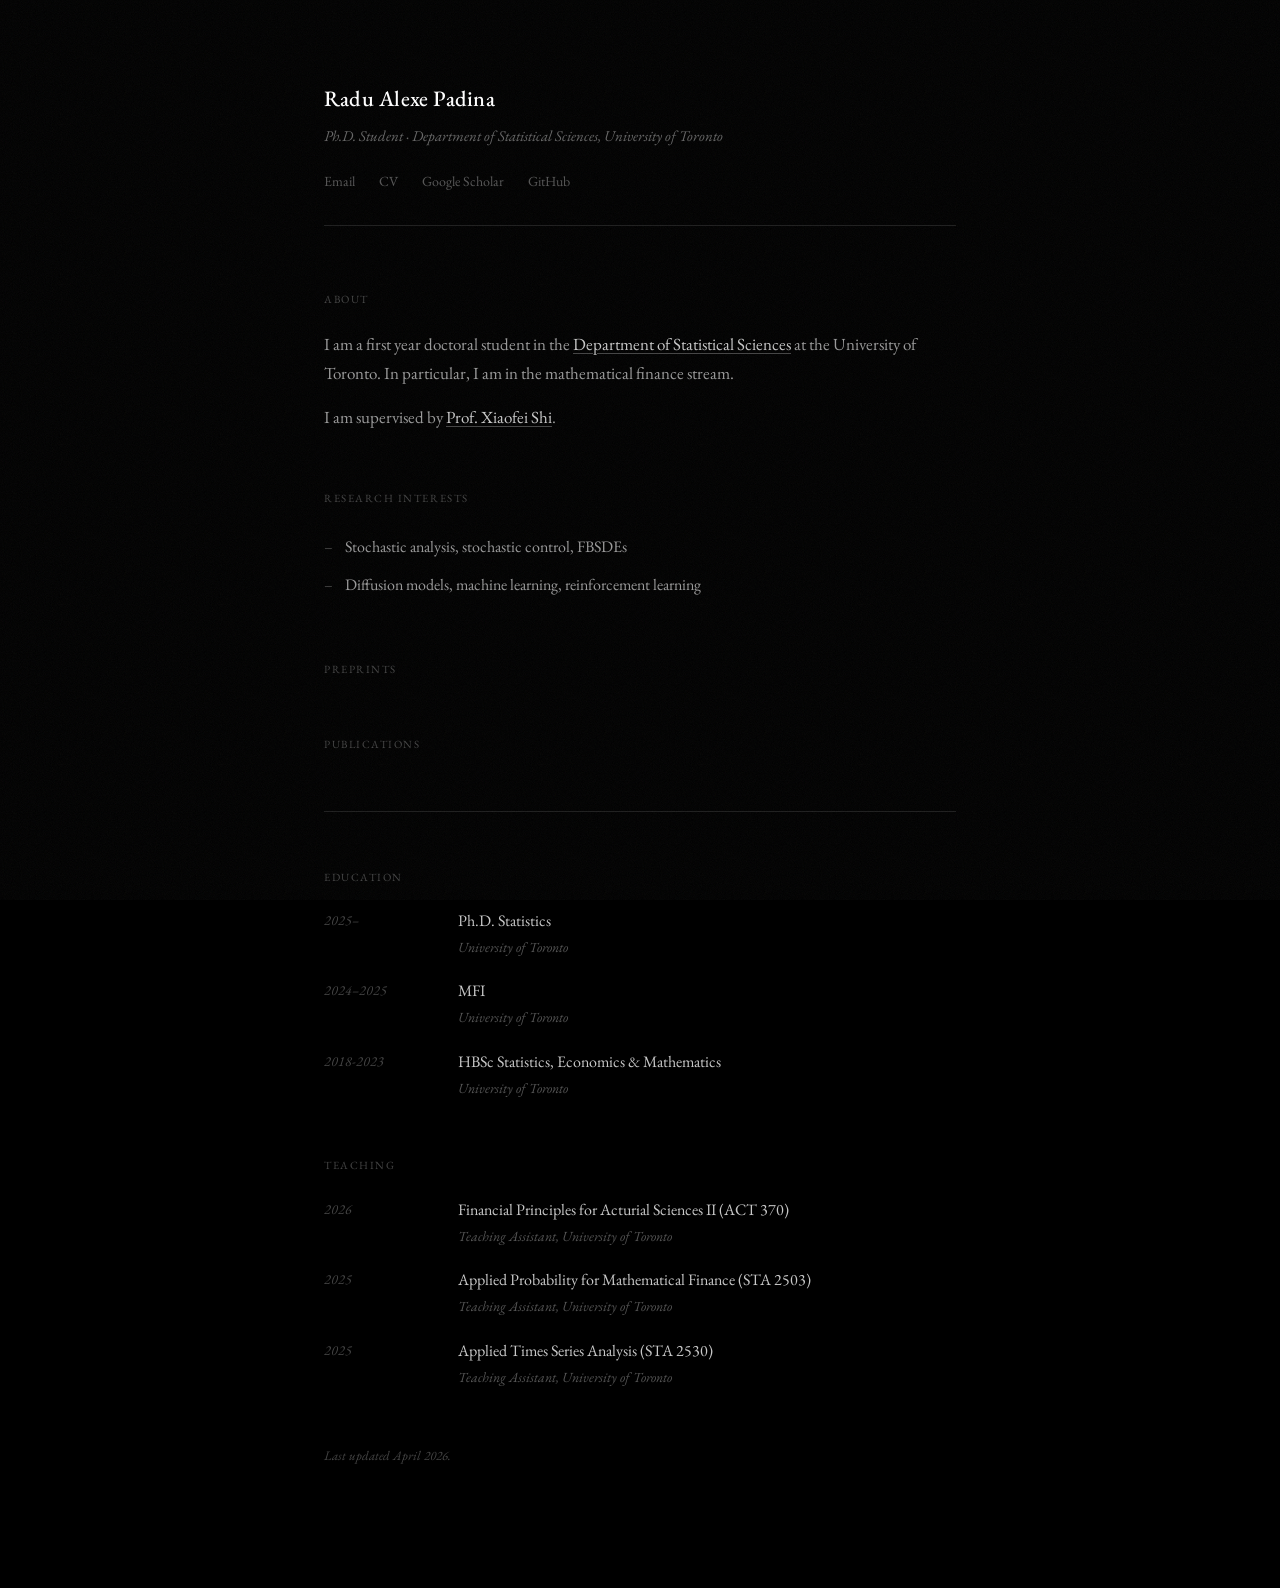
<file: index.html>
<!DOCTYPE html>
<html lang="en">
<head>
  <meta charset="UTF-8"/>
  <meta name="viewport" content="width=device-width, initial-scale=1.0"/>
  <title>Radu Alexe Padina</title>
  <link href="https://fonts.googleapis.com/css2?family=EB+Garamond:ital,wght@0,400;0,500;1,400&display=swap" rel="stylesheet"/>
  <link rel="stylesheet" href="src/styles.css"/>
</head>
<body>

<header>
  <h1>Radu Alexe Padina</h1>
  <p>
    Ph.D. Student · Department of Statistical Sciences, University of Toronto
  </p>
  <nav>
    <a href="mailto:radu.alexepadina@mail.utoronto.ca">Email</a>
    <a href="#">CV</a>
    <a href="#">Google Scholar</a>
    <a href="https://github.com/radualexe32">GitHub</a>
  </nav>
</header>

<section>
  <h2>About</h2>
  <p>
    I am a first year doctoral student in the
    <a href="https://www.statistics.utoronto.ca/"
      >Department of Statistical Sciences</a
    >
    at the University of Toronto. In particular, I am in the mathematical
    finance stream.
  </p>
  <p>
    I am supervised by
    <a href="https://xf-shi.github.io/">Prof. Xiaofei Shi</a>.
  </p>
</section>

<section>
  <h2>Research Interests</h2>
  <ul class="interests">
    <li>Stochastic analysis, stochastic control, FBSDEs</li>
    <li>Diffusion models, machine learning, reinforcement learning</li>
  </ul>
</section>

<section>
  <h2>Preprints</h2>
  <!-- <div class="entry">
    <span class="entry-year"></span>
    <div class="entry-body">
      <span class="entry-title"><a href="#"></a></span>
      <span class="entry-sub"></span>
      <span class="entry-sub"></span>
    </div>
  </div> -->
</section>

<section>
  <h2>Publications</h2>
</section>

<hr class="divider"/>

<section>
  <h2>Education</h2>
  <div class="entry">
    <span class="entry-year">2025–</span>
    <div class="entry-body">
      <span class="entry-title">Ph.D. Statistics</span>
      <span class="entry-sub">University of Toronto</span>
    </div>
  </div>
  <div class="entry">
    <span class="entry-year">2024–2025</span>
    <div class="entry-body">
      <span class="entry-title">MFI</span>
      <span class="entry-sub">University of Toronto</span>
    </div>
  </div>
  <div class="entry">
    <span class="entry-year">2018-2023</span>
    <div class="entry-body">
      <span class="entry-title"
        >HBSc Statistics, Economics &amp; Mathematics</span
      >
      <span class="entry-sub">University of Toronto</span>
    </div>
  </div>
</section>

<section>
  <h2>Teaching</h2>
  <div class="entry">
    <span class="entry-year">2026</span>
    <div class="entry-body">
      <span class="entry-title"
        >Financial Principles for Acturial Sciences II (ACT 370)</span
      >
      <span class="entry-sub">Teaching Assistant, University of Toronto</span>
    </div>
  </div>
  <div class="entry">
    <span class="entry-year">2025</span>
    <div class="entry-body">
      <span class="entry-title"
        >Applied Probability for Mathematical Finance (STA 2503)</span
      >
      <span class="entry-sub">Teaching Assistant, University of Toronto</span>
    </div>
  </div>
  <div class="entry">
    <span class="entry-year">2025</span>
    <div class="entry-body">
      <span class="entry-title">Applied Times Series Analysis (STA 2530)</span>
      <span class="entry-sub">Teaching Assistant, University of Toronto</span>
    </div>
  </div>
</section>

<footer>Last updated April 2026.</footer>

</body>
</html>
</file>
<file: src/styles.css>
*,
*::before,
*::after {
  margin: 0;
  padding: 0;
  box-sizing: border-box;
}

body {
  position: relative;
  background: #000;
  color: #c8c8c8;
  font-family: "EB Garamond", Georgia, serif;
  font-size: 17px;
  line-height: 1.75;
  max-width: 680px;
  margin: 0 auto;
  padding: 80px 24px 120px;
}

a {
  color: #c8c8c8;
  text-decoration: underline;
  text-underline-offset: 3px;
  text-decoration-color: #444;
  transition:
    color 0.15s,
    text-decoration-color 0.15s;
}
a:hover {
  color: #fff;
  text-decoration-color: #888;
}

header {
  margin-bottom: 64px;
  padding-bottom: 32px;
  border-bottom: 1px solid #1e1e1e;
}

header h1 {
  font-size: 22px;
  font-weight: 500;
  color: #fff;
  letter-spacing: 0.01em;
  margin-bottom: 4px;
}

header p {
  font-size: 15px;
  color: #666;
  font-style: italic;
}

header nav {
  margin-top: 20px;
  display: flex;
  gap: 24px;
}

header nav a {
  font-size: 14px;
  color: #555;
  text-decoration: none;
}
header nav a:hover {
  color: #c8c8c8;
}

section {
  margin-bottom: 56px;
}

h2 {
  font-size: 11px;
  font-weight: 400;
  letter-spacing: 0.14em;
  text-transform: uppercase;
  color: #444;
  margin-bottom: 20px;
}

p {
  margin-bottom: 14px;
  color: #999;
}
p:last-child {
  margin-bottom: 0;
}

.entry {
  display: grid;
  grid-template-columns: 110px 1fr;
  gap: 0 24px;
  margin-bottom: 18px;
}
.entry:last-child {
  margin-bottom: 0;
}

.entry-year {
  font-size: 14px;
  color: #444;
  padding-top: 1px;
  font-style: italic;
}

.entry-title {
  color: #c8c8c8;
  font-size: 16px;
  display: block;
}

.entry-sub {
  display: block;
  font-size: 14px;
  color: #555;
  font-style: italic;
}

.divider {
  border: none;
  border-top: 1px solid #1e1e1e;
  margin: 56px 0;
}

ul.interests {
  list-style: none;
  padding: 0;
}

ul.interests li {
  color: #999;
  font-size: 16px;
  padding: 5px 0;
}

ul.interests li::before {
  content: "–";
  color: #444;
  margin-right: 12px;
}

body::before {
  content: "";
  position: fixed;
  inset: 0;
  pointer-events: none;
  z-index: 9999;
  opacity: 0.05;
  background-image: url("data:image/svg+xml,%3Csvg viewBox='0 0 200 200' xmlns='http://www.w3.org/2000/svg'%3E%3Cfilter id='n'%3E%3CfeTurbulence type='fractalNoise' baseFrequency='0.9' numOctaves='4' stitchTiles='stitch'/%3E%3C/filter%3E%3Crect width='100%25' height='100%25' filter='url(%23n)'/%3E%3C/svg%3E");
  background-size: 160px 160px;
}

footer {
  font-size: 13px;
  color: #444;
  font-style: italic;
}
</file>
